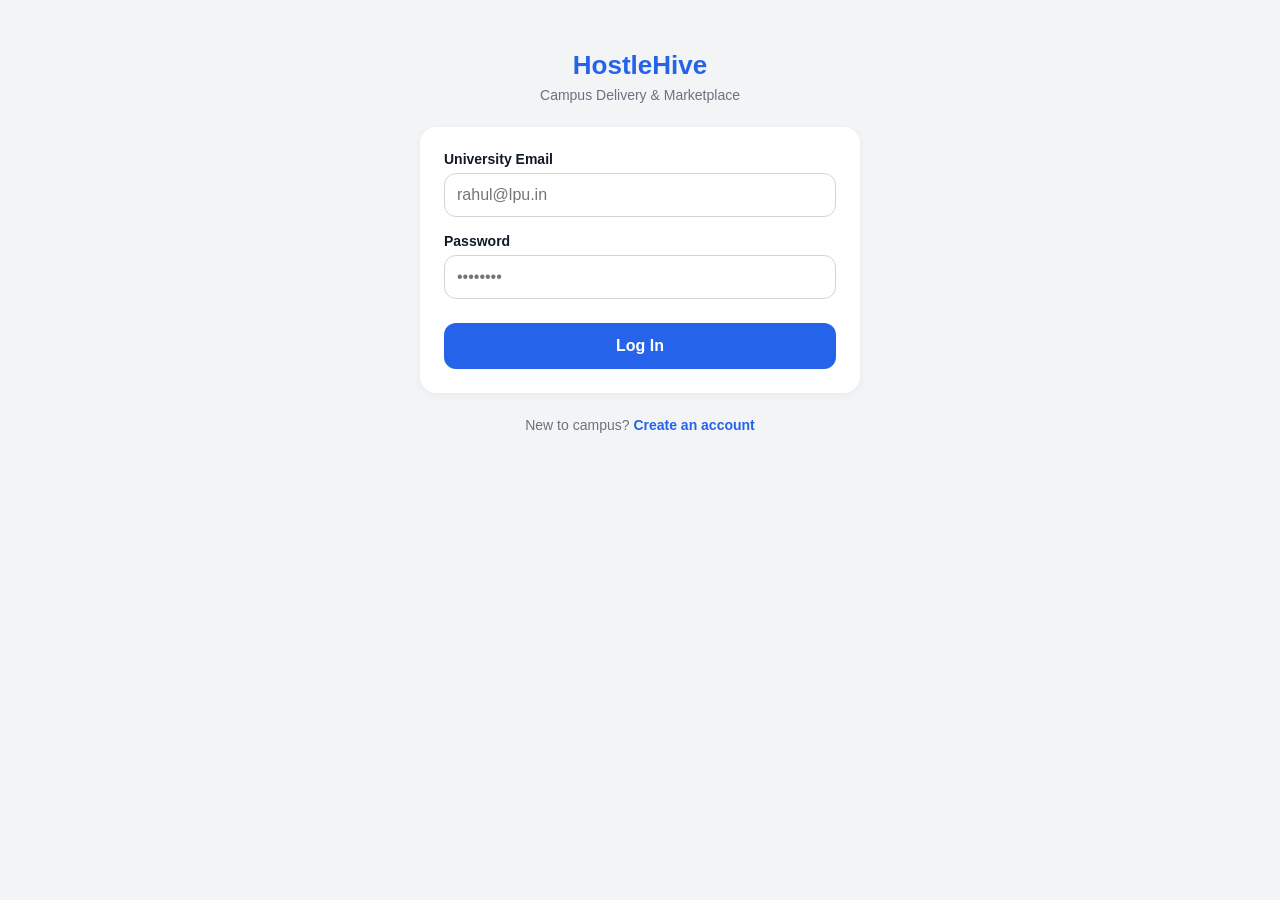
<file: frontend/index.html>
<!DOCTYPE html>
<html lang="en">
<head>
    <meta charset="UTF-8">
    <meta name="viewport" content="width=device-width, initial-scale=1.0">
    <title>HostleHive - Home</title>
    <link rel="stylesheet" href="css/styles.css">
</head>
<body>

<div id="app">
    <header>
        <h1>HostleHive</h1>
        <!-- Enhanced Mode Switcher Pill Component -->
        <div class="mode-pill-container" onclick="toggleUserMode()">
            <div id="mode-pill-slider" class="mode-pill-slider customer"></div>
            <span class="mode-label active" id="label-customer">Customer</span>
            <span class="mode-label" id="label-partner">Partner</span>
        </div>
    </header>

    <!-- CUSTOMER HOME VIEW -->
    <main id="view-customer-home" class="container">
        <h2 class="section-title">What do you need?</h2>
        
        <div class="action-card" onclick="window.location.href='request-delivery.html'">
            <h3>📦 Get my parcel</h3>
            <p>Request pickup from a campus delivery office</p>
        </div>
        
        <div class="action-card" onclick="window.location.href='marketplace.html'">
            <h3>🌙 Marketplace</h3>
            <p>Buy or sell late-night snacks & essentials</p>
        </div>
        
        <div class="action-card" onclick="window.location.href='activity.html'">
            <h3>📊 Active Deliveries & Activity</h3>
            <p>Track your ongoing orders and OTP status</p>
        </div>
    </main>

    <!-- DELIVERY PARTNER HOME VIEW -->
    <main id="view-partner-home" class="container hidden">
        <div style="display: flex; justify-content: space-between; align-items: center; margin-bottom: 16px;">
            <h2 class="section-title" style="margin: 0;">Partner Feed</h2>
            <div id="status-badge" class="partner-toggle online" onclick="toggleOnlineStatus()">ONLINE</div>
        </div>
        
        <p style="font-size: 13px; color: var(--text-muted); margin-bottom: 16px;">Max 3 active parcels allowed at once[cite: 2, 3].</p>
        <div id="jobs-container">
            <p style="color: var(--text-muted); font-size: 14px;">Loading available jobs...</p>
        </div>
    </main>

    <!-- BOTTOM NAVIGATION -->
    <nav class="bottom-nav">
        <div class="nav-item active" onclick="window.location.href='index.html'">Home</div>
        <div class="nav-item" onclick="window.location.href='marketplace.html'">Market</div>
        <div class="nav-item" onclick="window.location.href='activity.html'">Activity</div>
        <div class="nav-item" onclick="window.location.href='profile.html'">Profile</div>
    </nav>
</div>

<script src="js/app.js"></script>
<script>
    document.addEventListener("DOMContentLoaded", () => {
        checkAuthGuard();
        initHomeModeUI();
    });
</script>
</body>
</html>
</file>
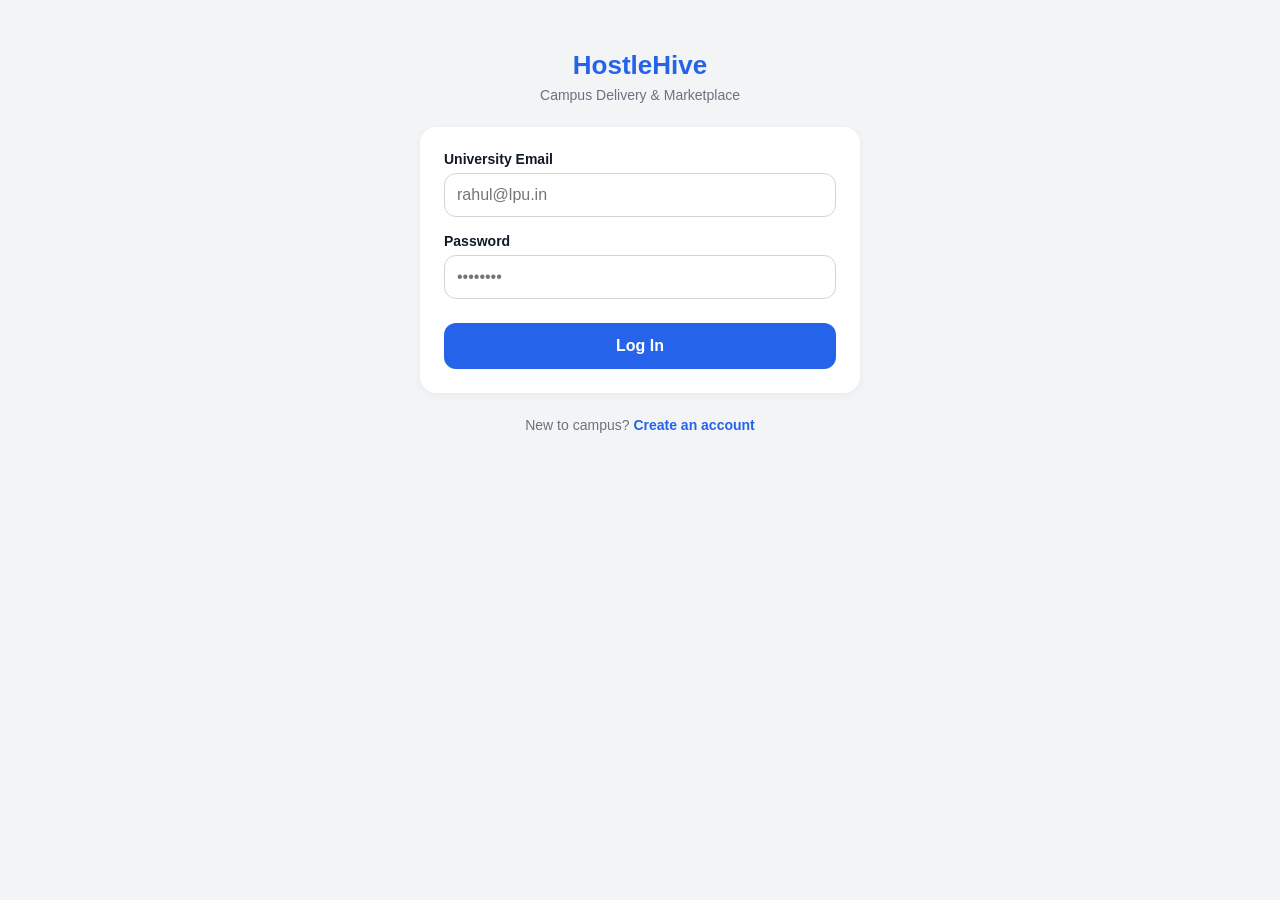
<file: frontend/activity.html>
<!DOCTYPE html>
<html lang="en">
<head>
    <meta charset="UTF-8">
    <meta name="viewport" content="width=device-width, initial-scale=1.0">
    <title>HostleHive - Activity</title>
    <link rel="stylesheet" href="css/styles.css">
</head>
<body>
<div id="app">
    <header>
        <h1>Activity & Deliveries</h1>
    </header>

    <main class="container">
        <h2 class="section-title">Active Deliveries</h2>
        <div id="activity-container">
            <p style="color: var(--text-muted); font-size: 14px;">Loading active tasks...</p>
        </div>
    </main>

    <!-- BOTTOM NAVIGATION -->
    <nav class="bottom-nav">
        <div class="nav-item" onclick="window.location.href='index.html'">Home</div>
        <div class="nav-item" onclick="window.location.href='marketplace.html'">Market</div>
        <div class="nav-item active" onclick="window.location.href='activity.html'">Activity</div>
        <div class="nav-item" onclick="window.location.href='profile.html'">Profile</div>
    </nav>
</div>

<script src="js/app.js"></script>
<script>
    document.addEventListener("DOMContentLoaded", () => {
        checkAuthGuard();
        loadActivityPage();
    });

    async function loadActivityPage() {
        const user = getLoggedInUser();
        const container = document.getElementById('activity-container');
        if (!container) return;

        try {
            const res = await fetch(`${API_URL}/delivery/jobs/active/${user ? user.id : 1}`);
            const jobs = await res.json();
            
            container.innerHTML = '';
            
            if (jobs.length === 0) {
                container.innerHTML = `<p style="color: var(--text-muted); font-size: 14px;">You have no active delivery tasks right now.</p>`;
                return;
            }

            jobs.forEach(job => {
                container.innerHTML += `
                    <div class="job-card" style="border-left-color: var(--success);">
                        <div class="job-route">Delivery Job #${job.id}</div>
                        <div style="margin: 12px 0; font-size: 14px; color: var(--text-muted);">
                            <div>Status: <span style="font-weight: bold; color: var(--primary);">${job.status}</span></div>
                        </div>
                        <button onclick="promptForOTP(${job.id})" style="background: var(--success); padding: 10px; font-size: 14px;">Enter OTP to Complete</button>
                    </div>
                `;
            });
        } catch (e) {
            container.innerHTML = `<p style="color: red;">Failed to load activities.</p>`;
        }
    }

    async function promptForOTP(jobId) {
        const enteredOTP = prompt("Enter the 4-digit OTP provided by the recipient:");
        if (!enteredOTP) return;

        try {
            const res = await fetch(`${API_URL}/delivery/jobs/complete`, {
                method: 'POST',
                headers: { 'Content-Type': 'application/json' },
                body: JSON.stringify({ job_id: jobId, otp_code: enteredOTP })
            });
            
            const data = await res.json();
            if (res.ok) {
                alert("Delivery Completed Successfully!");
                loadActivityPage();
            } else {
                alert("Failed: " + data.detail); 
            }
        } catch (e) {
            console.error(e);
        }
    }
</script>
</body>
</html>
</file>
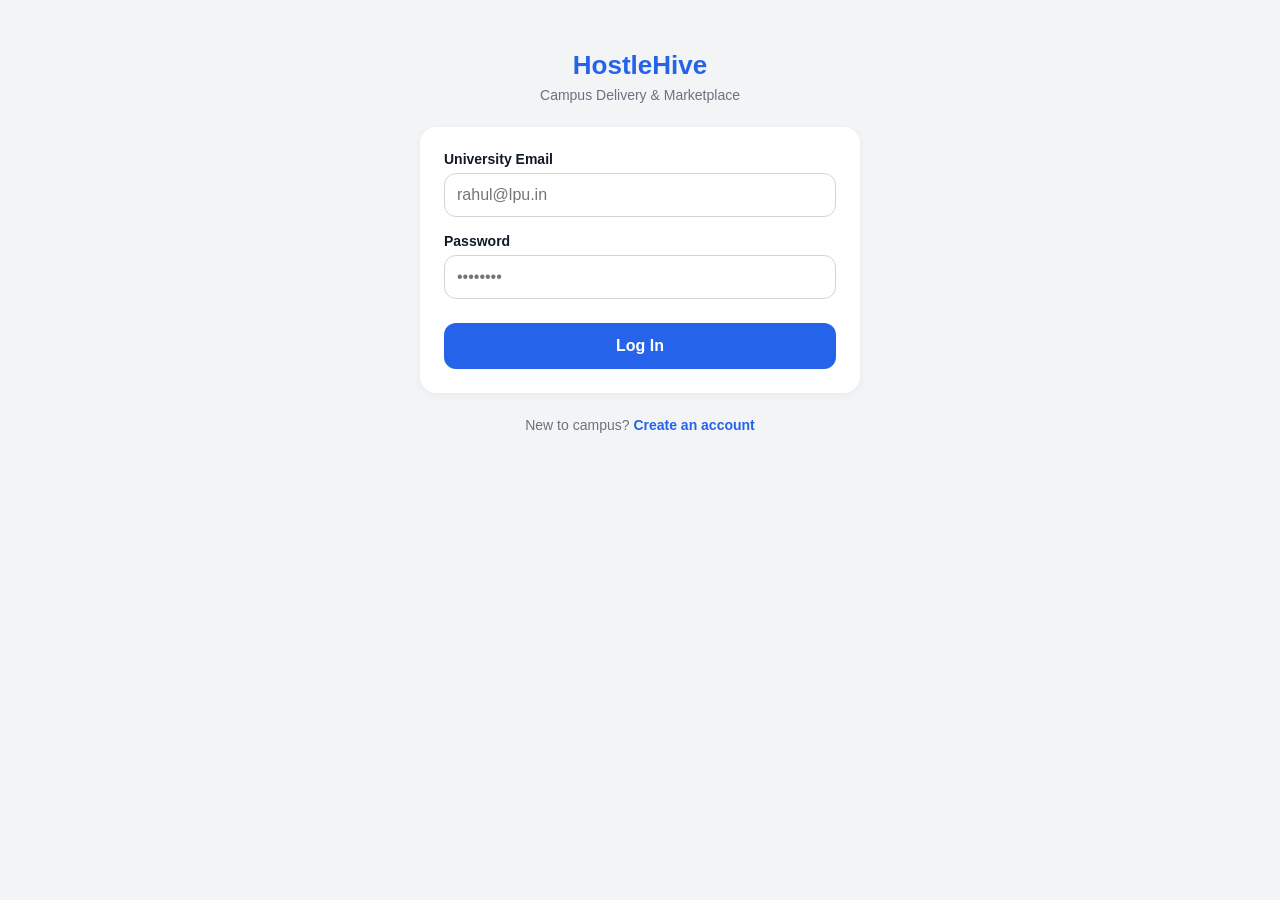
<file: frontend/admin.html>
<!DOCTYPE html>
<html lang="en">
<head>
    <meta charset="UTF-8">
    <meta name="viewport" content="width=device-width, initial-scale=1.0">
    <title>HostleHive - Admin Panel</title>
    <link rel="stylesheet" href="css/styles.css">
</head>
<body>
<div id="app">
    <header>
        <h1 style="color: #DC2626;">Admin Panel</h1>
        <button onclick="window.location.href='index.html'" style="width: auto; padding: 6px 12px; font-size: 13px;">Exit Admin</button>
    </header>

    <main class="container">
        <div style="display: flex; gap: 10px; margin-bottom: 20px;">
            <div class="job-card" style="flex: 1; text-align: center; margin: 0; border-left: none;">
                <div style="font-size: 24px; font-weight: bold; color: var(--primary);" id="admin-active-jobs">0</div>
                <div style="font-size: 12px; color: var(--text-muted);">Active Jobs</div>
            </div>
            <div class="job-card" style="flex: 1; text-align: center; margin: 0; border-left: none;">
                <div style="font-size: 24px; font-weight: bold; color: var(--success);" id="admin-listings">0</div>
                <div style="font-size: 12px; color: var(--text-muted);">Listings</div>
            </div>
        </div>

        <h3 style="font-size: 16px; margin-bottom: 12px;">Simulated Payments Log</h3>
        <div id="admin-payments-container">
            <p style="color: var(--text-muted); font-size: 14px;">Loading system data...</p>
        </div>
    </main>

    <nav class="bottom-nav">
        <div class="nav-item" onclick="window.location.href='index.html'">Home</div>
        <div class="nav-item" onclick="window.location.href='marketplace.html'">Market</div>
        <div class="nav-item" onclick="window.location.href='activity.html'">Activity</div>
        <div class="nav-item" onclick="window.location.href='profile.html'">Profile</div>
    </nav>
</div>

<script src="js/app.js"></script>
<script>
    document.addEventListener("DOMContentLoaded", () => {
        checkAuthGuard();
        loadAdminDashboard();
    });

    async function loadAdminDashboard() {
        try {
            const res = await fetch(`${API_URL}/admin/dashboard`);
            const data = await res.json();
            
            document.getElementById('admin-active-jobs').textContent = data.active_deliveries;
            document.getElementById('admin-listings').textContent = data.active_listings;
            
            const container = document.getElementById('admin-payments-container');
            container.innerHTML = '';
            
            if (data.recent_payments.length === 0) {
                container.innerHTML = `<p style="color: var(--text-muted); font-size: 14px;">No payments recorded yet.</p>`;
                return;
            }

            data.recent_payments.forEach(payment => {
                const isPending = payment.status === 'PENDING';
                let statusColor = isPending ? '#F59E0B' : 'var(--success)';
                if (payment.status === 'OVERRIDDEN') statusColor = '#DC2626';

                container.innerHTML += `
                    <div class="job-card" style="border-left-color: ${statusColor}; margin-bottom: 8px; padding: 12px;">
                        <div style="display: flex; justify-content: space-between; align-items: center;">
                            <div>
                                <div style="font-weight: 600; font-size: 14px;">${payment.transaction_id}</div>
                                <div style="font-size: 12px; color: var(--text-muted);">₹${payment.amount} • <span style="color: ${statusColor}; font-weight: bold;">${payment.status}</span></div>
                            </div>
                            ${isPending ? `<button onclick="overridePayment(${payment.id})" style="width: auto; padding: 6px 12px; font-size: 12px; background: #DC2626;">OVERRIDE</button>` : ''}
                        </div>
                    </div>
                `;
            });
        } catch (e) {
            console.error("Failed to load admin dashboard", e);
        }
    }

    async function overridePayment(paymentId) {
        if(!confirm("Force this payment to OVERRIDDEN status?")) return;
        try {
            const res = await fetch(`${API_URL}/admin/payments/${paymentId}/override`, { method: 'POST' });
            if(res.ok) {
                alert("Payment successfully overridden.");
                loadAdminDashboard();
            }
        } catch (e) {
            console.error(e);
        }
    }
</script>
</body>
</html>
</file>
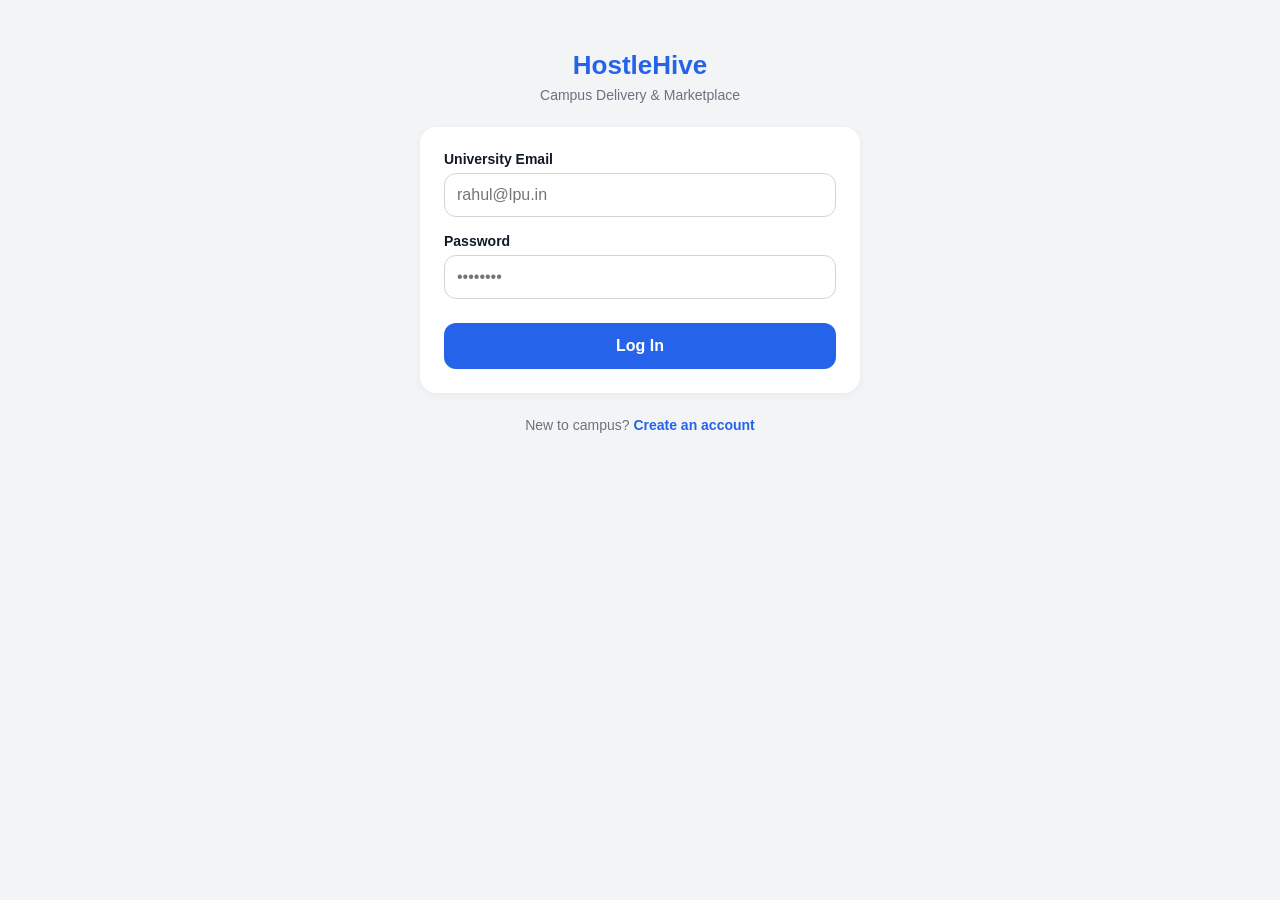
<file: frontend/login.html>
<!DOCTYPE html>
<html lang="en">
<head>
    <meta charset="UTF-8">
    <meta name="viewport" content="width=device-width, initial-scale=1.0, maximum-scale=1.0, user-scalable=no">
    <title>HostleHive - Login</title>
    <link rel="stylesheet" href="css/styles.css">
</head>
<body>
<div id="app">
    <div class="container" style="padding-top: 50px;">
        <div style="text-align: center; margin-bottom: 24px;">
            <h1 style="font-size: 26px; margin-bottom: 6px;">HostleHive</h1>
            <p style="color: var(--text-muted); font-size: 14px;">Campus Delivery & Marketplace</p>
        </div>

        <div id="error-banner" class="hidden" style="background: #FEE2E2; color: #DC2626; padding: 12px; border-radius: var(--radius-md); font-size: 14px; margin-bottom: 16px; text-align: center;"></div>

        <div style="background: var(--surface); padding: 24px; border-radius: var(--radius-lg); box-shadow: 0 2px 8px rgba(0,0,0,0.05);">
            <label>University Email</label>
            <input type="email" id="login-email" placeholder="rahul@lpu.in" required>

            <label>Password</label>
            <input type="password" id="login-password" placeholder="••••••••" required>

            <button onclick="handleSecureLogin()" style="margin-top: 8px;">Log In</button>
        </div>

        <p style="text-align: center; margin-top: 24px; font-size: 14px; color: var(--text-muted);">
            New to campus? <a href="signup.html" style="color: var(--primary); text-decoration: none; font-weight: 600;">Create an account</a>
        </p>
    </div>
</div>
<script src="js/app.js"></script>
</body>
</html>
</file>
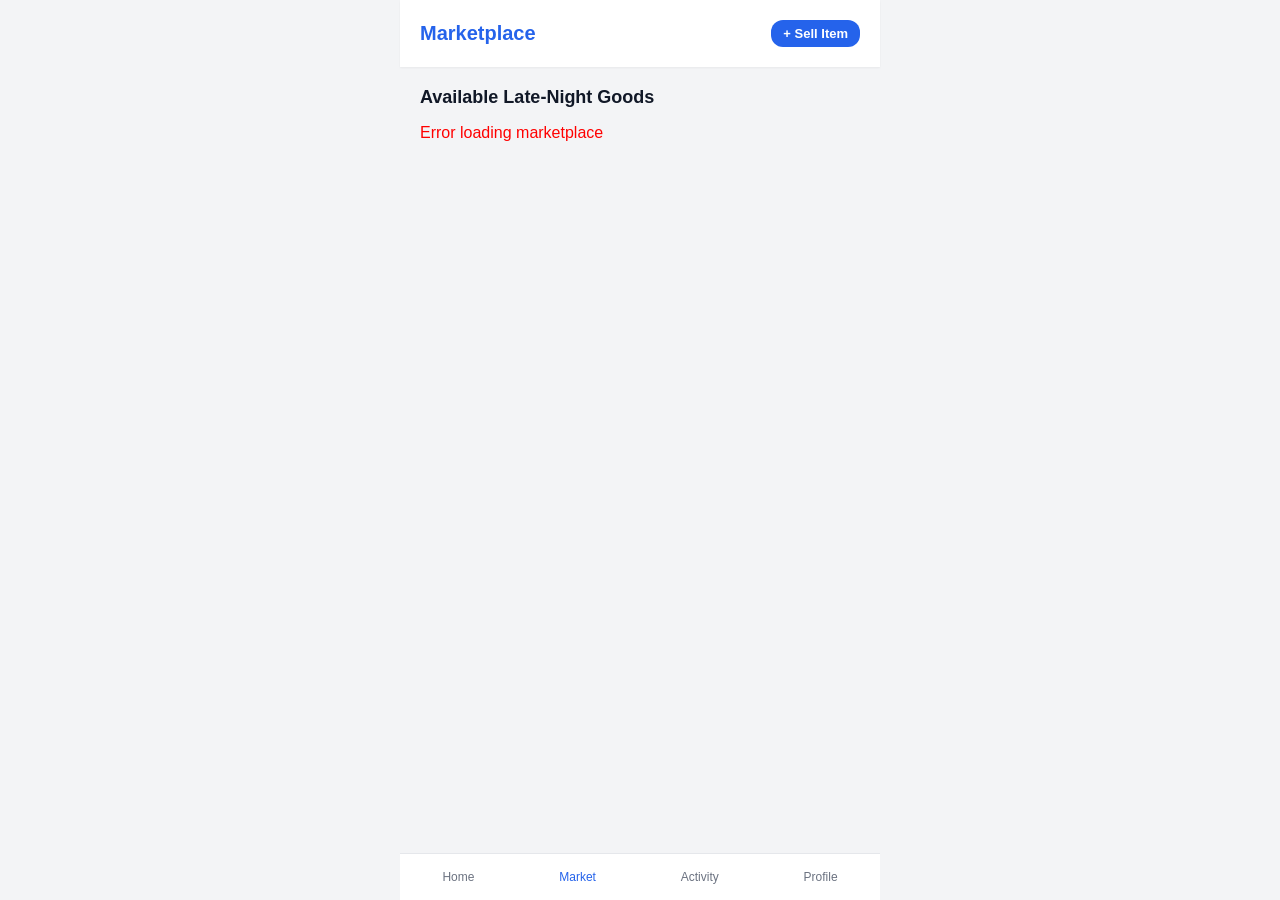
<file: frontend/marketplace.html>
<!DOCTYPE html>
<html lang="en">
<head>
    <meta charset="UTF-8">
    <meta name="viewport" content="width=device-width, initial-scale=1.0">
    <title>HostleHive - Marketplace</title>
    <link rel="stylesheet" href="css/styles.css">
</head>
<body>
<div id="app">
    <header>
        <h1>Marketplace</h1>
        <button onclick="openCreateListingModal()" style="width: auto; padding: 6px 12px; font-size: 13px;">+ Sell Item</button>
    </header>

    <main class="container">
        <h2 class="section-title">Available Late-Night Goods</h2>
        <div id="marketplace-container">
            <p style="color: var(--text-muted); font-size: 14px;">Loading listings...</p>
        </div>
    </main>

    <!-- CREATE LISTING MODAL -->
    <div id="listing-modal" class="modal-overlay hidden">
        <div class="payment-modal" style="text-align: left;">
            <h3 style="margin-bottom: 12px;">List an Item</h3>
            <label>Item Name</label>
            <input type="text" id="list-name" placeholder="Coke Bottle">
            <label>Reference Price (₹)</label>
            <input type="number" id="list-ref" placeholder="40">
            <label>Your Price (Max 1.5x)</label>
            <input type="number" id="list-price" placeholder="50">
            <label>Quantity</label>
            <input type="number" id="list-qty" value="1">
            <label>Pickup Location ID</label>
            <input type="number" id="list-loc" value="3">
            
            <button onclick="submitNewListing()" style="margin-bottom: 8px;">Publish Listing</button>
            <button onclick="closeCreateListingModal()" style="background: transparent; color: var(--text-muted); border: 1px solid #E5E7EB;">Cancel</button>
        </div>
    </div>

    <!-- SIMULATED PAYMENT MODAL -->
    <div id="payment-modal" class="modal-overlay hidden">
        <div class="payment-modal">
            <h3>Simulated Payment</h3>
            <p style="color: var(--text-muted); font-size: 14px;">Scan via HostleHive UPI</p>
            <div class="qr-placeholder">[ FAKE QR CODE ]</div>
            <p id="payment-amount" style="font-size: 24px; font-weight: bold; margin-bottom: 16px;">₹0.00</p>
            <button onclick="processSimulatedPayment()" style="background: var(--success); margin-bottom: 8px;">Simulate Successful Scan</button>
            <button onclick="closePaymentModal()" style="background: transparent; color: var(--text-muted); border: 1px solid #E5E7EB;">Cancel</button>
        </div>
    </div>

    <nav class="bottom-nav">
        <div class="nav-item" onclick="window.location.href='index.html'">Home</div>
        <div class="nav-item active" onclick="window.location.href='marketplace.html'">Market</div>
        <div class="nav-item" onclick="window.location.href='activity.html'">Activity</div>
        <div class="nav-item" onclick="window.location.href='profile.html'">Profile</div>
    </nav>
</div>
<script src="js/app.js"></script>
<script>document.addEventListener("DOMContentLoaded", loadMarketplace);</script>
</body>
</html>
</file>
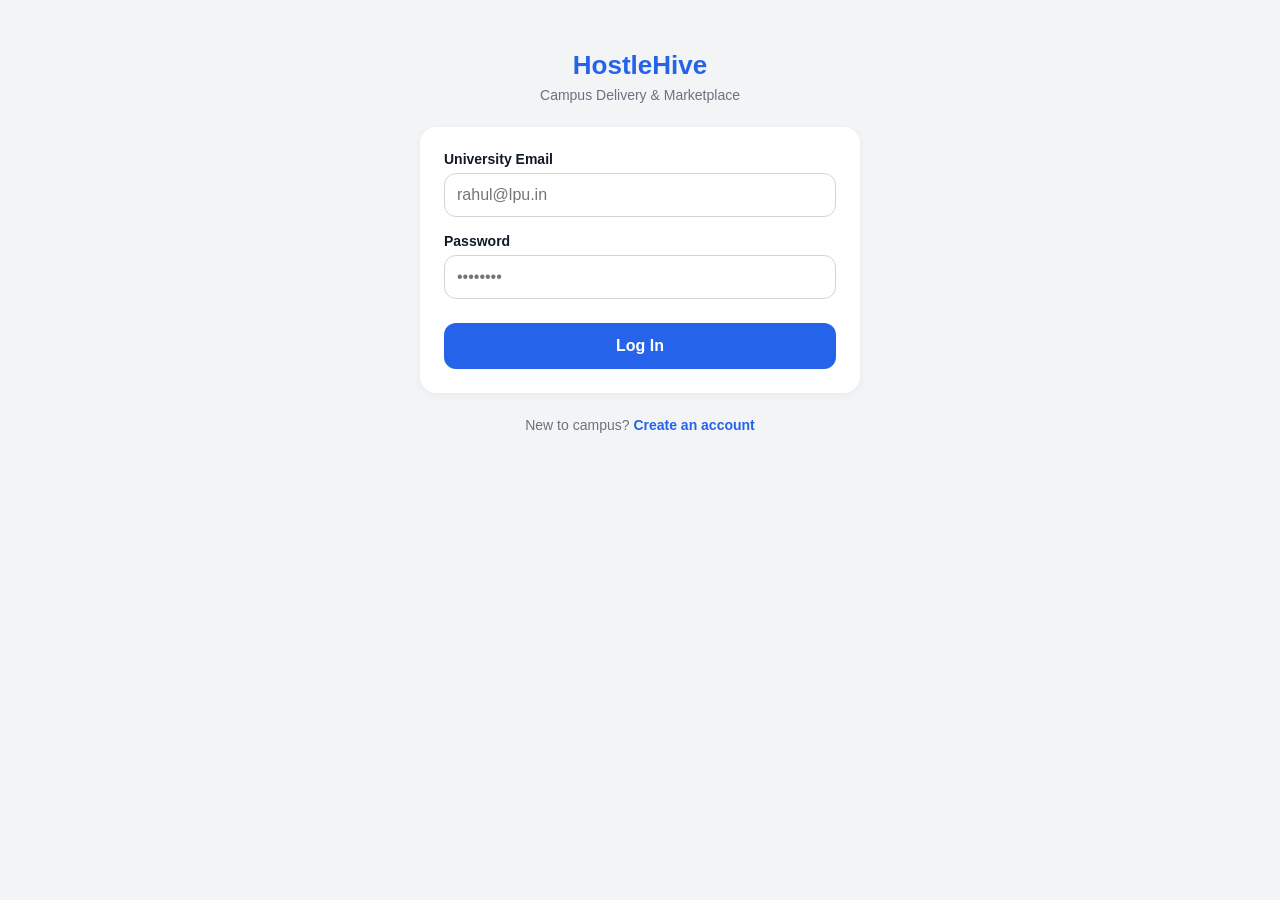
<file: frontend/profile.html>
<!DOCTYPE html>
<html lang="en">
<head>
    <meta charset="UTF-8">
    <meta name="viewport" content="width=device-width, initial-scale=1.0">
    <title>HostleHive - My Profile</title>
    <link rel="stylesheet" href="css/styles.css">
</head>
<body>
<div id="app">
    <header>
        <h1>My Profile</h1>
        <button onclick="handleLogout()" style="width: auto; padding: 6px 12px; font-size: 13px; background: #DC2626;">Log Out</button>
    </header>

    <main class="container">
        <div class="job-card" style="border-left-color: var(--primary); text-align: center; padding: 20px; margin-bottom: 24px;">
            <div style="font-size: 36px; margin-bottom: 6px;">👤</div>
            <h2 id="profile-name" style="font-size: 18px; margin-bottom: 2px;">Loading...</h2>
            <p id="profile-email" style="color: var(--text-muted); font-size: 13px; margin-bottom: 4px;"></p>
            <p style="color: var(--success); font-size: 12px; font-weight: 600;">✓ Verified University User</p>
        </div>

        <h3 class="section-title">Active Listings</h3>
        <div id="profile-active-listings">
            <p style="color: var(--text-muted); font-size: 13px;">Loading active listings...</p>
        </div>

        <h3 class="section-title" style="margin-top: 24px;">Expired Listings</h3>
        <div id="profile-expired-listings">
            <p style="color: var(--text-muted); font-size: 13px;">No expired listings.</p>
        </div>

        <h3 class="section-title" style="margin-top: 24px;">Completed Listings</h3>
        <div id="profile-completed-listings">
            <p style="color: var(--text-muted); font-size: 13px;">No completed listings yet.</p>
        </div>
    </main>

    <nav class="bottom-nav">
        <div class="nav-item" onclick="window.location.href='index.html'">Home</div>
        <div class="nav-item" onclick="window.location.href='marketplace.html'">Market</div>
        <div class="nav-item" onclick="window.location.href='activity.html'">Activity</div>
        <div class="nav-item active" onclick="window.location.href='profile.html'">Profile</div>
    </nav>
</div>
<script src="js/app.js"></script>
<script>
    document.addEventListener("DOMContentLoaded", () => {
        checkAuthGuard();
        loadProfileData();
        loadUserProfileListings();
    });
</script>
</body>
</html>
</file>
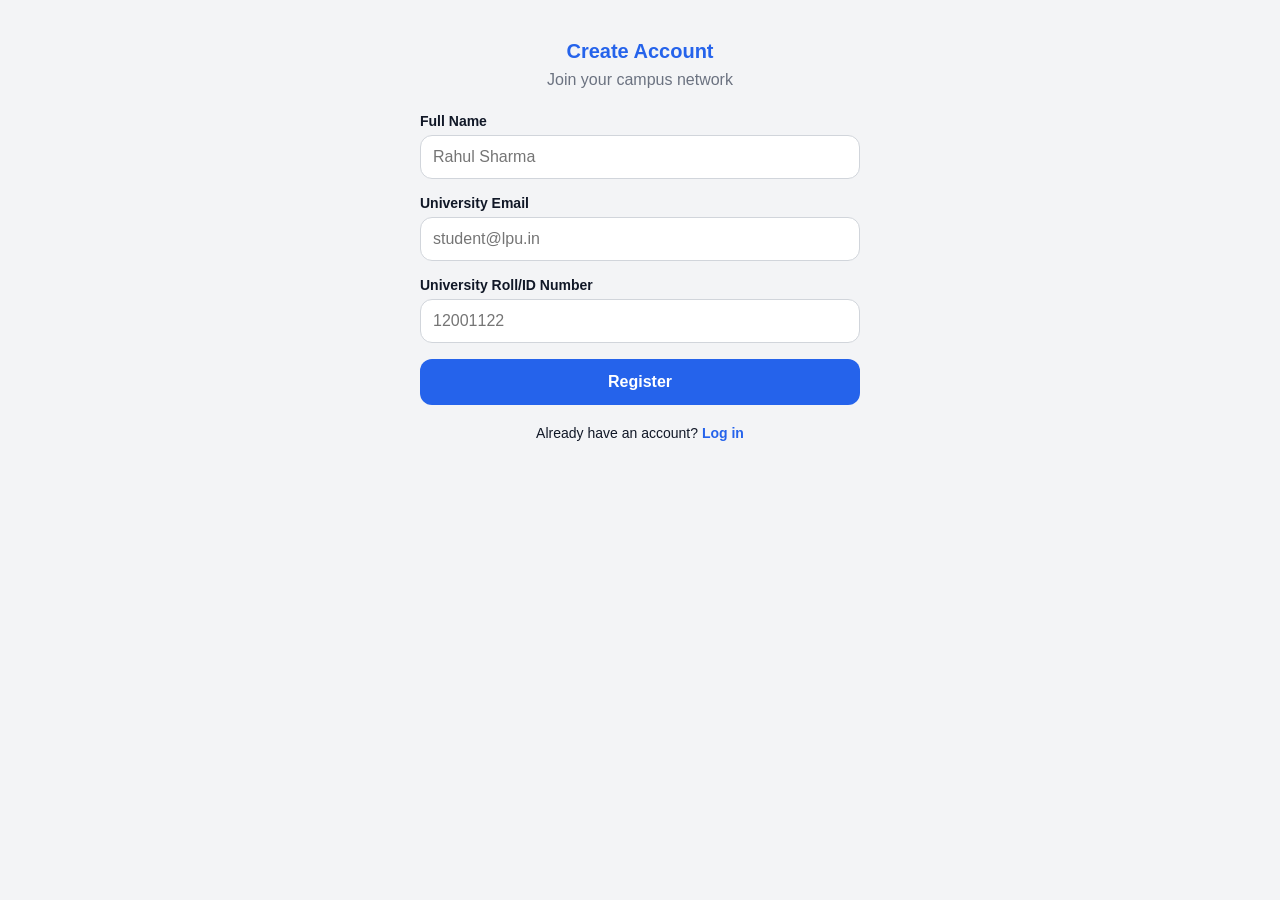
<file: frontend/signup.html>
<!DOCTYPE html>
<html lang="en">
<head>
    <meta charset="UTF-8">
    <meta name="viewport" content="width=device-width, initial-scale=1.0">
    <title>HostleHive - Signup</title>
    <link rel="stylesheet" href="css/styles.css">
</head>
<body>
<div id="app">
    <div class="container" style="padding-top: 40px;">
        <h1 style="text-align: center; margin-bottom: 8px;">Create Account</h1>
        <p style="text-align: center; color: var(--text-muted); margin-bottom: 24px;">Join your campus network</p>
        
        <label>Full Name</label>
        <input type="text" id="signup-name" placeholder="Rahul Sharma">

        <label>University Email</label>
        <input type="email" id="signup-email" placeholder="student@lpu.in">

        <label>University Roll/ID Number</label>
        <input type="text" id="signup-roll" placeholder="12001122">
        
        <button onclick="handleSignup()">Register</button>
        <p style="text-align: center; margin-top: 20px; font-size: 14px;">
            Already have an account? <a href="login.html" style="color: var(--primary); text-decoration: none; font-weight: 600;">Log in</a>
        </p>
    </div>
</div>
<script src="js/app.js"></script>
</body>
</html>
</file>
<file: frontend/css/styles.css>
:root {
    --primary: #2563EB;
    --background: #F3F4F6;
    --surface: #FFFFFF;
    --text-main: #111827;
    --text-muted: #6B7280;
    --success: #10B981;
    --radius-lg: 16px;
    --radius-md: 12px;
}

* { box-sizing: border-box; margin: 0; padding: 0; font-family: -apple-system, BlinkMacSystemFont, "Segoe UI", Roboto, sans-serif; }

body { background-color: var(--background); color: var(--text-main); -webkit-font-smoothing: antialiased; }

#app { max-width: 480px; margin: 0 auto; background: var(--background); min-height: 100vh; position: relative; padding-bottom: 80px; }

header { padding: 20px; background: var(--surface); box-shadow: 0 1px 2px rgba(0,0,0,0.05); display: flex; justify-content: space-between; align-items: center; }
h1 { font-size: 20px; font-weight: 700; color: var(--primary); }

.partner-toggle { font-size: 14px; font-weight: 600; padding: 6px 12px; border-radius: 20px; background: #E5E7EB; color: var(--text-muted); cursor: pointer; }
.partner-toggle.online { background: #D1FAE5; color: var(--success); }

.container { padding: 20px; }

.section-title { font-size: 18px; font-weight: 700; margin-bottom: 16px; }

.action-card { background: var(--surface); padding: 20px; border-radius: var(--radius-lg); margin-bottom: 16px; box-shadow: 0 2px 4px rgba(0,0,0,0.05); text-decoration: none; display: block; color: inherit; cursor: pointer; border: 1px solid transparent; transition: 0.2s; }
.action-card:active { border-color: var(--primary); transform: scale(0.98); }
.action-card h3 { font-size: 18px; margin-bottom: 4px; }
.action-card p { font-size: 14px; color: var(--text-muted); }

.job-card { background: var(--surface); padding: 16px; border-radius: var(--radius-md); margin-bottom: 12px; border-left: 4px solid var(--primary); box-shadow: 0 1px 3px rgba(0,0,0,0.1); }
.job-route { font-weight: 600; margin-bottom: 8px; font-size: 15px; }
.job-details { display: flex; justify-content: space-between; font-size: 14px; color: var(--text-muted); margin-bottom: 12px; }
.job-price { font-weight: 700; color: var(--success); font-size: 16px; }

button { width: 100%; padding: 14px; border: none; border-radius: var(--radius-md); background: var(--primary); color: white; font-size: 16px; font-weight: 600; cursor: pointer; }
button:active { opacity: 0.9; }

.bottom-nav { position: fixed; bottom: 0; width: 100%; max-width: 480px; background: var(--surface); display: flex; justify-content: space-around; padding: 16px 0; border-top: 1px solid #E5E7EB; z-index: 10; }
.nav-item { text-align: center; font-size: 12px; color: var(--text-muted); cursor: pointer; font-weight: 500; }
.nav-item.active { color: var(--primary); }

input, select, textarea { width: 100%; padding: 12px; margin-bottom: 16px; border: 1px solid #D1D5DB; border-radius: var(--radius-md); font-size: 16px; background: white; }
label { display: block; margin-bottom: 6px; font-size: 14px; font-weight: 600; color: var(--text-main); }

.hidden { display: none !important; }

.modal-overlay { position: fixed; top: 0; left: 0; right: 0; bottom: 0; background: rgba(0,0,0,0.5); display: flex; align-items: center; justify-content: center; z-index: 50; }
.payment-modal { background: var(--surface); padding: 24px; border-radius: var(--radius-lg); text-align: center; width: 90%; max-width: 320px; }
.qr-placeholder { width: 200px; height: 200px; background: #E5E7EB; margin: 16px auto; display: flex; align-items: center; justify-content: center; border: 4px solid var(--primary); border-radius: 8px; font-weight: bold; color: var(--text-muted); }

/* Enhanced Mode Switcher Pill Component */
.mode-pill-container {
    position: relative;
    display: flex;
    background: #E5E7EB;
    border-radius: 20px;
    padding: 3px;
    width: 160px;
    cursor: pointer;
    user-select: none;
}
.mode-label {
    flex: 1;
    text-align: center;
    font-size: 12px;
    font-weight: 600;
    z-index: 2;
    padding: 6px 0;
    color: var(--text-muted);
    transition: color 0.2s;
}
.mode-label.active {
    color: white;
}
.mode-pill-slider {
    position: absolute;
    top: 3px;
    bottom: 3px;
    width: 77px;
    background: var(--primary);
    border-radius: 17px;
    transition: transform 0.3s cubic-bezier(0.4, 0, 0.2, 1);
    z-index: 1;
}
.mode-pill-slider.customer {
    transform: translateX(0);
}
.mode-pill-slider.partner {
    transform: translateX(77px);
    background: var(--success);
}
</file>
